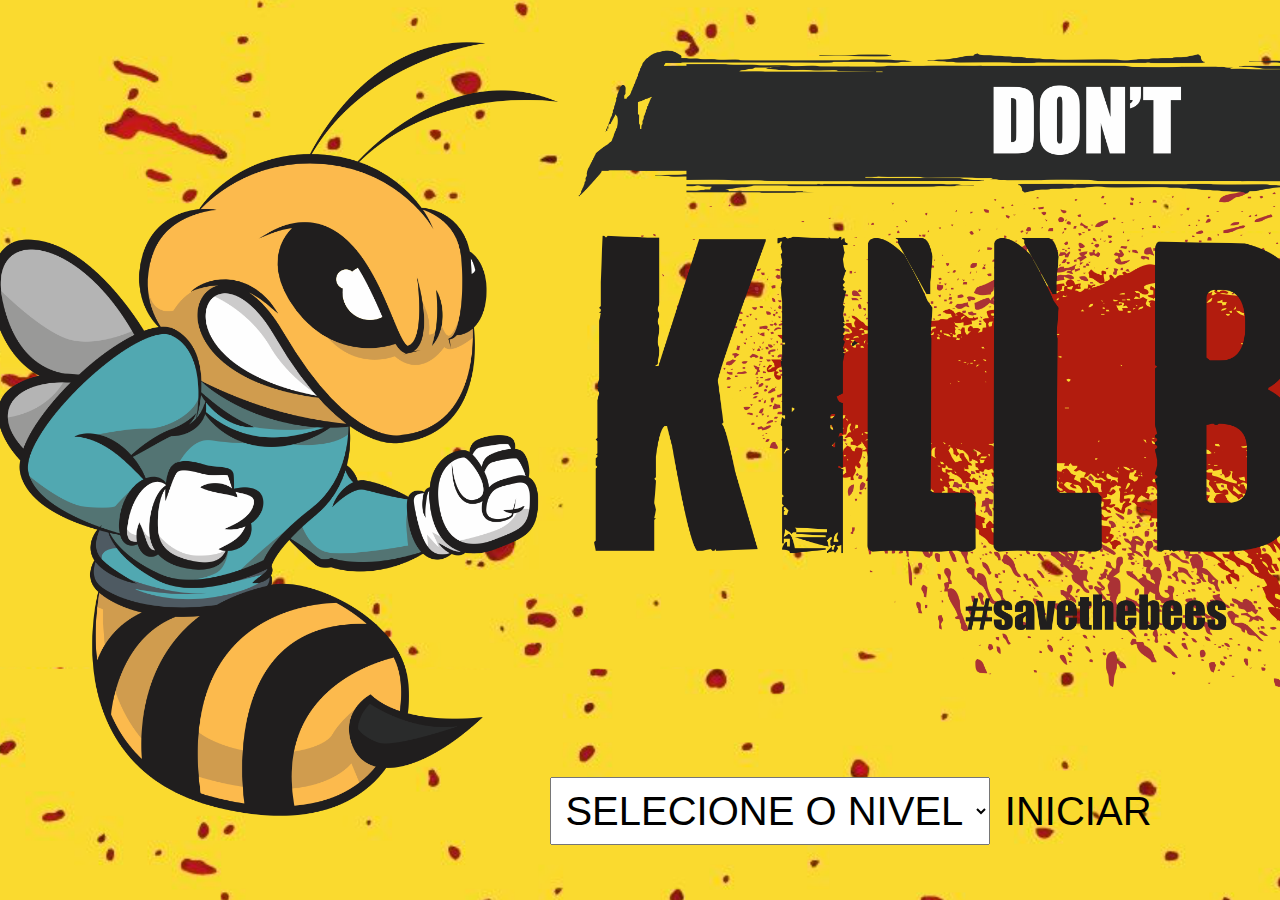
<file: Game/HTML/index.html>
<!DOCTYPE html>
<html>
  <head>
    <meta charset="utf-8">
    <title>DONT KILL BEE</title>
    <link rel="stylesheet" href="../STYLES/game.css">
    <link rel="shortcut icon" href="../IMAGENS/pernilongo.png"/>
    <script src="../JS/game.js"></script>
  </head>
  <body id="pg-index">
    <div class="container">
      <div class="row">
        <div class="column">          
        </div>
        <div class="btn-container">
          <select class="form-control" id="nivel">
            <option value="">SELECIONE O NIVEL</option>
            <option value="normal">NORMAL</option>
            <option value="dificil">DIFICIL</option>
            <option value="impossivel">IMPOSSIVEL</option>
          </select>
          <a onClick="iniciarJogo()">INICIAR</a>
        </div>
        <div class="footer">      
        </div>
      </div>
    </div>
  </body>
</html>
</file>
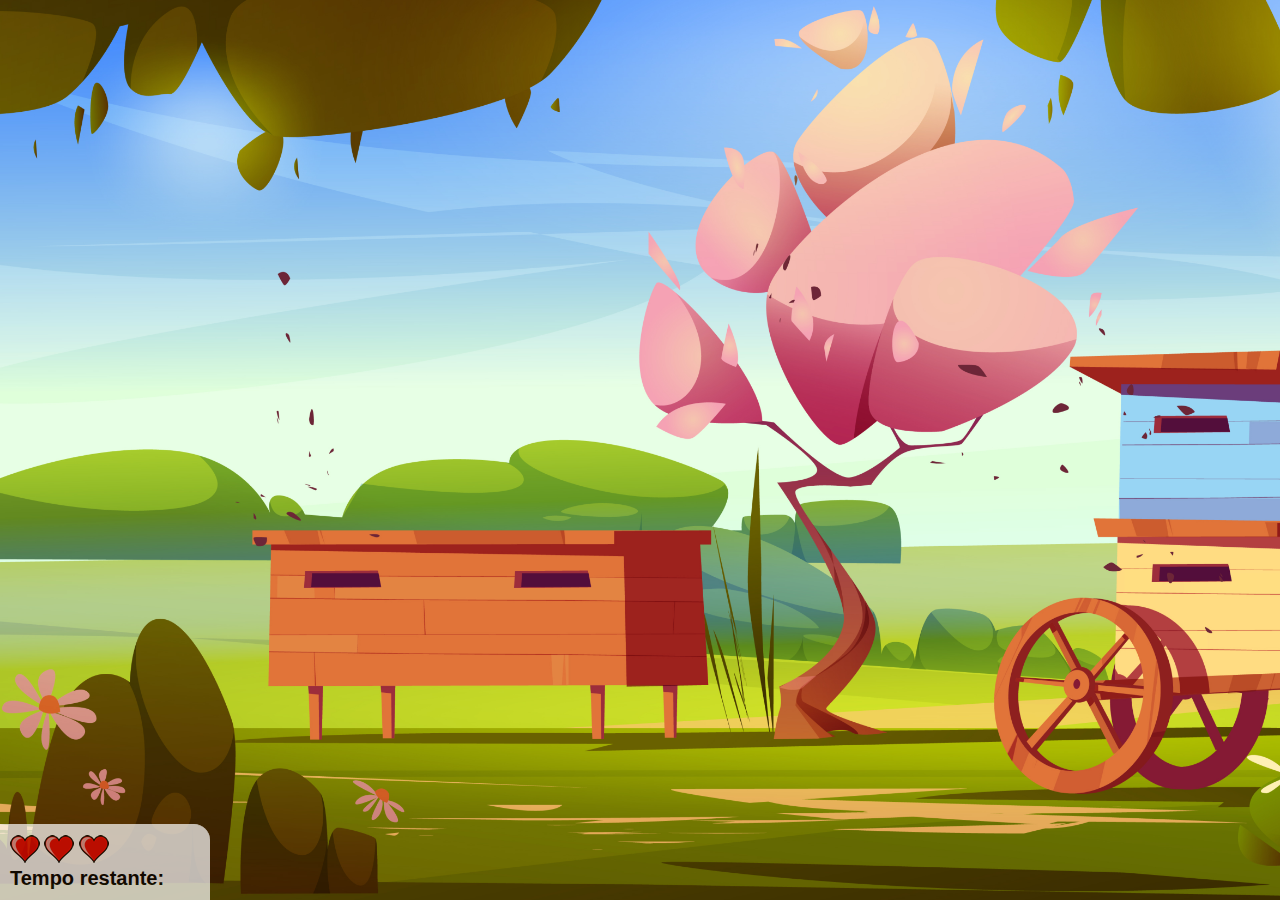
<file: Game/HTML/game.html>
<!DOCTYPE html>
<html>
  <head>
    <meta charset="utf-8">
    <title>DONT KILL BEE</title>
    <link rel="stylesheet" href="../STYLES/game.css">
    <link rel="shortcut icon" href="../IMAGENS/pernilongo.png"/>
    <script src="../JS/game.js"></script>    
  </head>
  <body onresize="tamanhoTela()">
    <div class="painel">
      <div class="vidas">
        <img id="v1" draggable="false" src="../IMAGENS/coracao_cheio.png">
        <img id="v2" draggable="false" src="../IMAGENS/coracao_cheio.png">
        <img id="v3" draggable="false" src="../IMAGENS/coracao_cheio.png">
      </div>
      <div class="cronometro">
        Tempo restante: <span id="tempoJogo"></span>
      </div>
    </div>
    <script>
      document.getElementById('tempoJogo').innerHTML = tempo;
      criarMosquitos = setInterval(() => {
        gerarMosquito();
        gerarAbelhas();
      }, 2000);
    </script>
  </body>
</html>
</file>
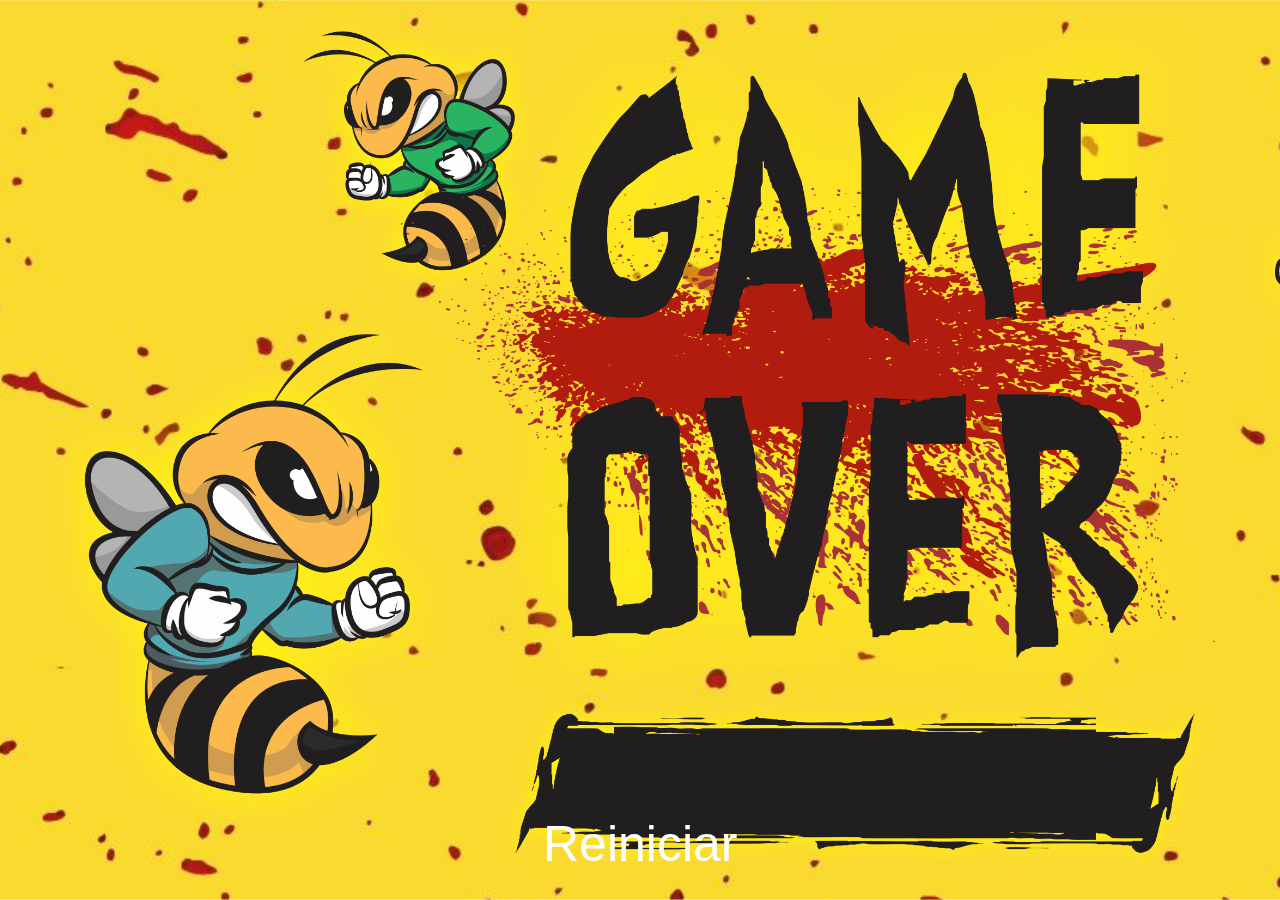
<file: Game/HTML/game_over.html>
<!DOCTYPE html>
<html>
  <head>
    <meta charset="utf-8">
    <title>Fim de jogo</title>
    <link rel="stylesheet" href="../STYLES/game.css">
    <link rel="shortcut icon" href="../IMAGENS/pernilongo.png"/>
  </head>
  <body id="pg-game_over">
    <div class="container">
      <div class="row">
        <div class="column">        
        </div>
        <a href="index.html" id="lnk-reiniciar">Reiniciar</a>
      </div>
    </div>
  </body>
</html>
</file>
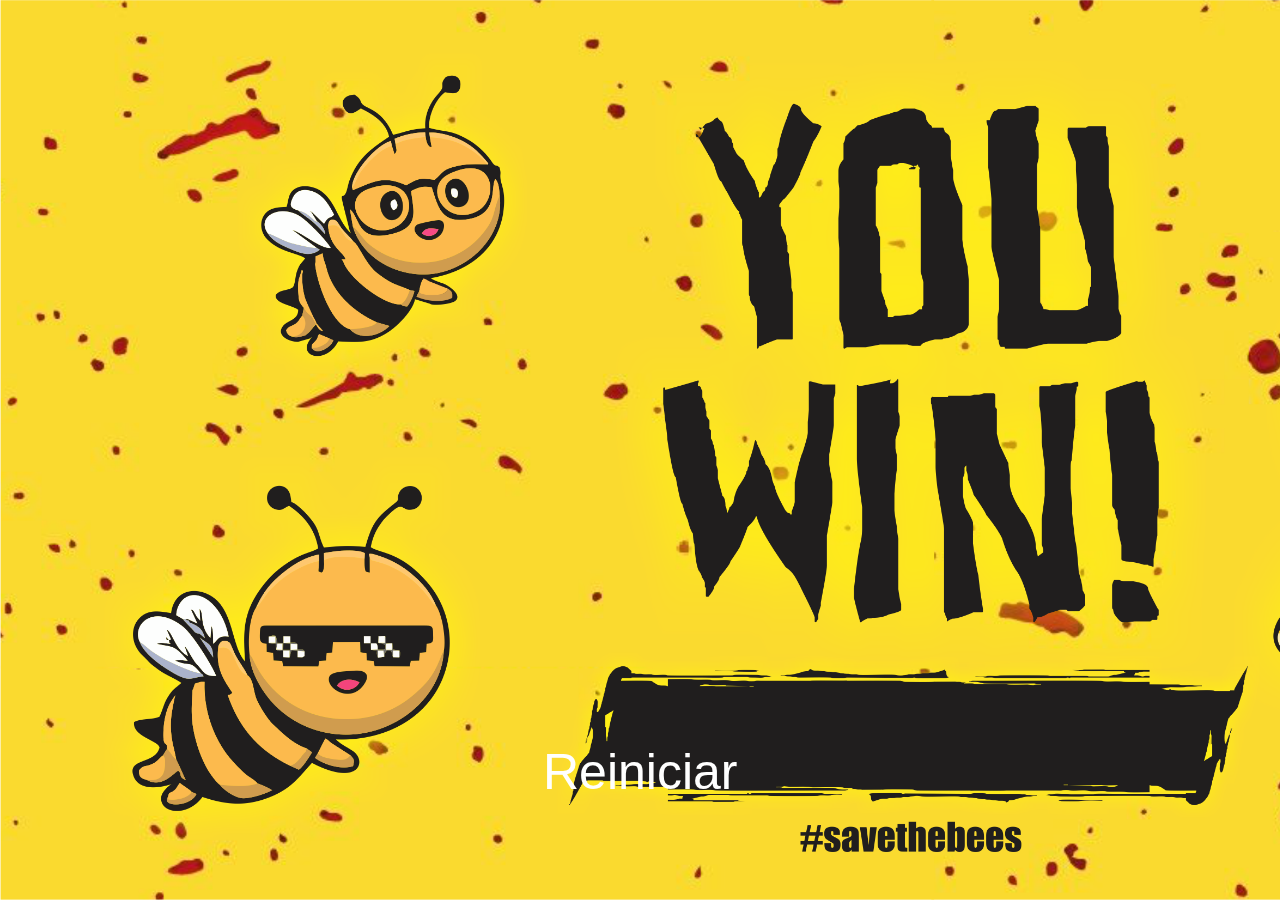
<file: Game/HTML/win_game.html>
<!DOCTYPE html>
<html>
  <head>
    <meta charset="utf-8">
    <title>Fim de jogo</title>
    <link rel="stylesheet" href="../STYLES/game.css">
    <link rel="shortcut icon" href="../IMAGENS/pernilongo.png"/>
  </head>
  <body id="pg-win_game">
    <div class="container">
      <div class="row">
        <div class="column">        
        </div>
        <a href="index.html" class='win_game' id="lnk-reiniciar">Reiniciar</a>
      </div>
    </div>
  </body>
</html>
</file>
<file: Game/STYLES/game.css>
* {
    margin: 0;
    padding: 0;
    font-family: Impact, Haettenschweiler, 'Arial Narrow Bold', sans-serif;
  }
  
  html {
    width: 100%;
    height: 100%;    
  }

  body {
    background-image: url('../IMAGENS/bg.png');
    background-repeat: no-repeat;
    background-size: cover !important;
    width: 100%;
    height: 100%;
    cursor:url('../IMAGENS/raquete.png') 30 30, auto;
  }

  body#pg-index {
    background-image: url('../IMAGENS/inicio.png ');
    background-position: 10%;
  }

  body#pg-win_game {
    background-image: url('../IMAGENS/you_win.png');
    background-position-y: 69%;
  }
 
  body#pg-game_over {
    background-image: url('../IMAGENS/game_over.png');
    background-position: 10%;
  }

  #lnk-reiniciar {
    position: absolute;
    left:50%;
    margin-left: -97px;
    bottom: 3%;
    color: #fff;
    font-size: 50px;
    text-decoration: none;
  }

  #lnk-reiniciar.win_game {
    bottom: 11%;
  }

  #lnk-reiniciar:hover {
    color: #f00;
    }

  .btn-container {
    display: inline-block;
    position: absolute;
    left: 43%;
    bottom: 55px;
  }

  .btn-container select, .btn-container a {
    font-size: 40px;
    padding: 10px;
  }

  .btn-container a:hover {
    color: #f00;
  }

  .mosq01 {
    width: 50px;
    height: 50px;
    }
  
  .mosq02 {
    width: 70px;
    height: 70px;
    }
  
  .mosq03 {
    width: 90px;
    height: 90px;
    }

  .ladoA{
    transform: scaleX(1);
  }

  .ladoB{
    transform: scaleX(-1);
  }
  
  .painel {
    position: absolute;
    width: 190px;
    padding: 10px;
    left: 0px;
    bottom: 0px;
    background-color: white;
    opacity: 0.7;
    border-radius: 0px 16px 0px 0px;
    border-top: solid 1px #fff;
  }
  
  .vidas {
    float: left;
  }
  
  .cronometro {
    float: left;
    font-size: 20px;
    font-weight: bold;
  }
</file>
